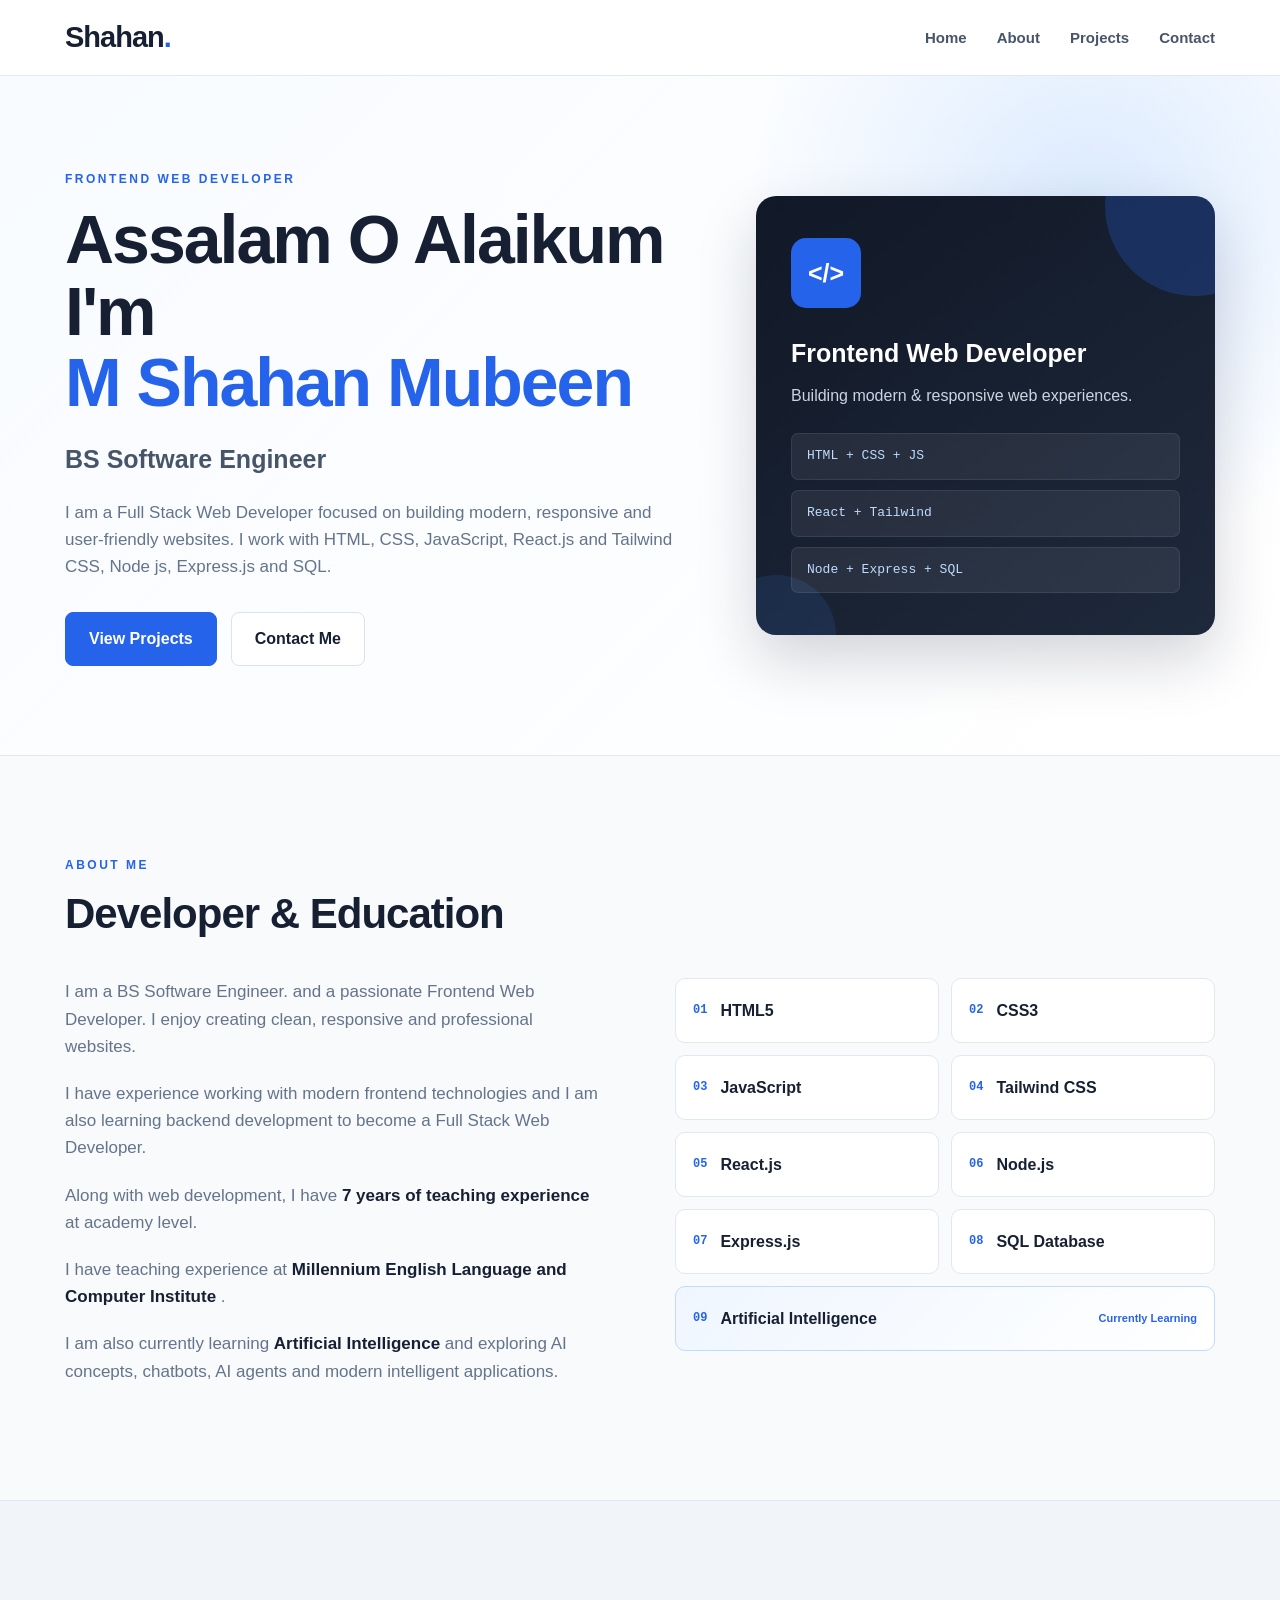
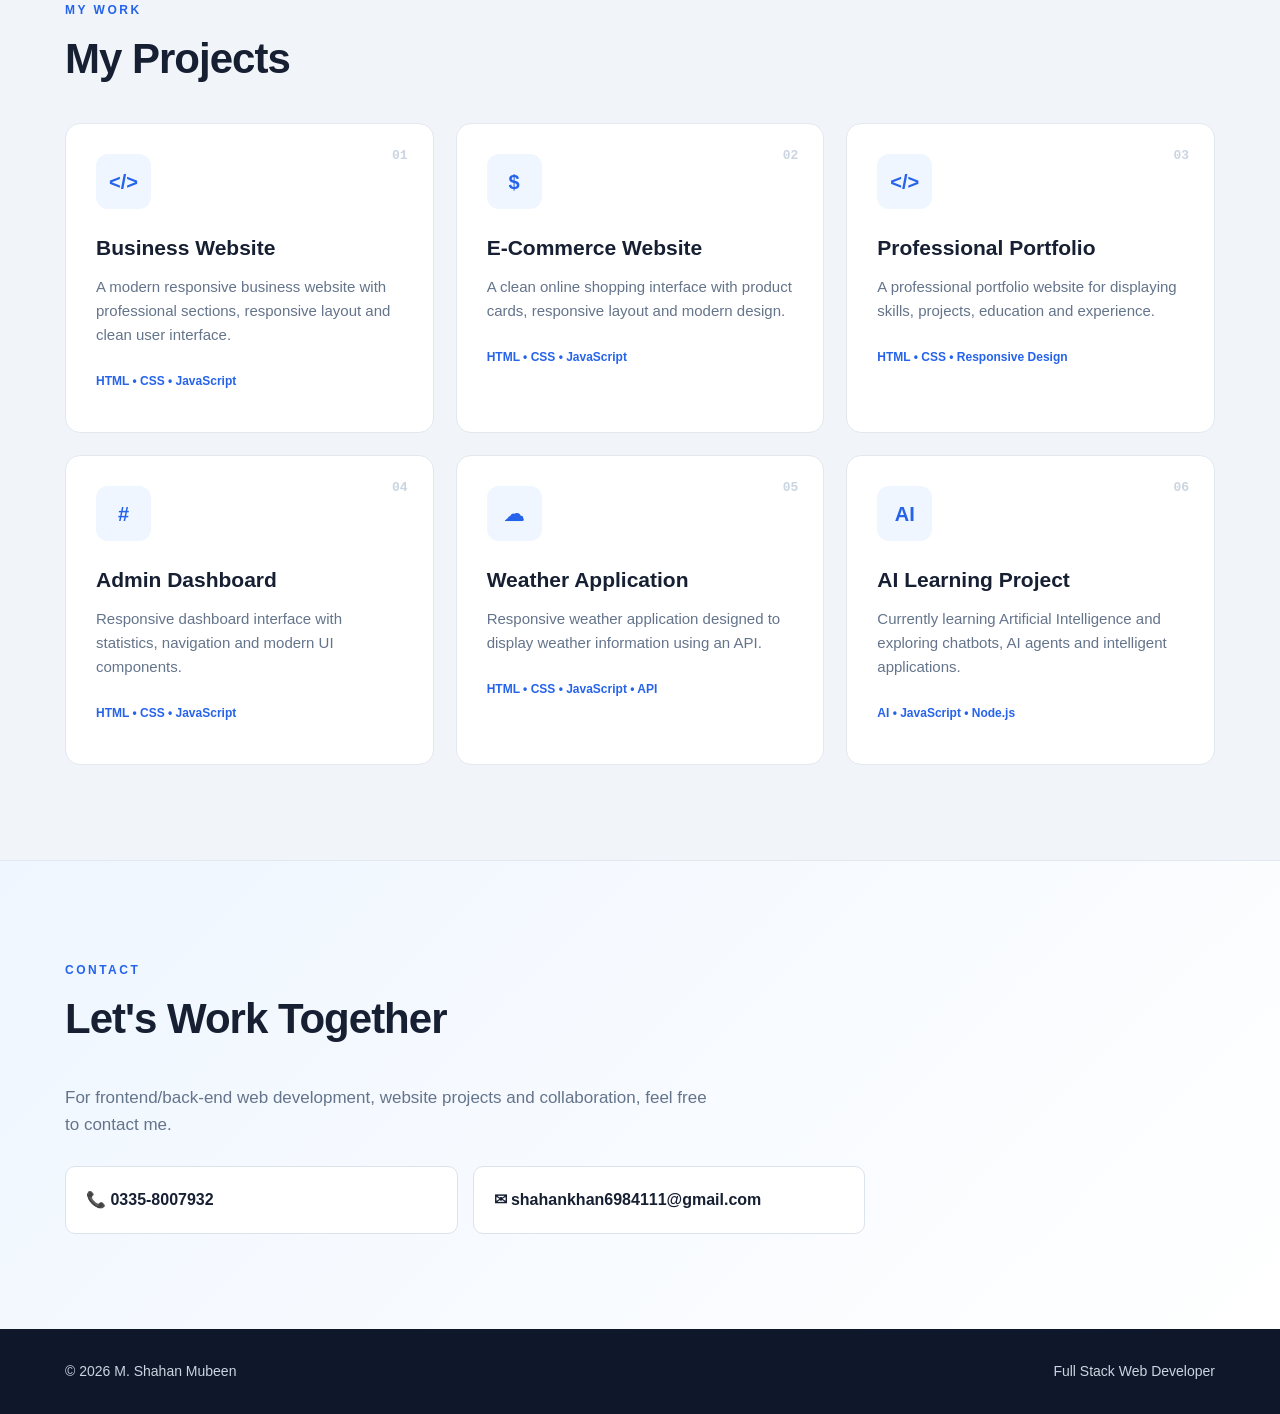
<file: index.html>
<!DOCTYPE html>
<html lang="en">
<head>
    <meta charset="UTF-8">
    <meta name="viewport" content="width=device-width, initial-scale=1.0">

    <title>M. Shahan Mubeen | Frontend Web Developer</title>

    <link rel="stylesheet" href="style.css">
</head>

<body>

    <!-- ================= HEADER ================= -->

    <header>
        <div class="container nav">

            <h2 class="logo">
                Shahan<span>.</span>
            </h2>

            <nav>
                <a href="#home">Home</a>
                <a href="#about">About</a>
                <a href="#projects">Projects</a>
                <a href="#contact">Contact</a>
            </nav>

        </div>
    </header>


    <!-- ================= HERO ================= -->

    <section id="home" class="hero">

        <div class="container hero-content">

            <div class="hero-text">

                <p class="small-title">
                    FRONTEND WEB DEVELOPER
                </p>

                <h1>
                    Assalam O Alaikum I'm <span>M Shahan Mubeen</span>
                </h1>

                <h2>
                    BS Software Engineer
                </h2>

                <p>
                    I am a Full Stack Web Developer focused on building
                    modern, responsive and user-friendly websites.
                    I work with HTML, CSS, JavaScript, React.js and
                    Tailwind CSS, Node js, Express.js and SQL.
                </p>

                <div class="buttons">

                    <a href="#projects" class="btn">
                        View Projects
                    </a>

                    <a href="#contact" class="btn outline">
                        Contact Me
                    </a>

                </div>

            </div>



            <div class="developer-card">

                <div class="developer-icon">
                    &lt;/&gt;
                </div>

                <h3>
                    Frontend Web Developer
                </h3>

                <p>
                    Building modern & responsive
                    web experiences.
                </p>

                <div class="code-line">
                    HTML + CSS + JS
                </div>

                <div class="code-line">
                    React + Tailwind
                </div>

                <div class="code-line">
                    Node + Express + SQL
                </div>

            </div>

        </div>

    </section>


    <!-- ================= ABOUT ================= -->

    <section id="about" class="section">

        <div class="container">

            <p class="small-title">
                ABOUT ME
            </p>

            <h2 class="section-title">
                Developer & Education
            </h2>


            <div class="about">

                <div class="about-text">

                    <p>
                        I am a BS Software Engineer.
                        and a passionate Frontend Web Developer.
                        I enjoy creating clean, responsive and
                        professional websites.
                    </p>

                    <p>
                        I have experience working with modern
                        frontend technologies and I am also
                        learning backend development to become
                        a Full Stack Web Developer.
                    </p>

                    <p>
                        Along with web development, I have
                        <strong>7 years of teaching experience</strong>
                        at academy level.
                    </p>

                    <p>
                        I have teaching experience at
                        <strong>
                            Millennium English Language and
                            Computer Institute
                        </strong>.
                    </p>

                    <p>
                        I am also currently learning
                        <strong>Artificial Intelligence</strong>
                        and exploring AI concepts, chatbots,
                        AI agents and modern intelligent
                        applications.
                    </p>

                </div>


                <!-- TECHNOLOGIES -->

                <div class="skills">

                    <div class="skill">
                        <span>01</span>
                        HTML5
                    </div>

                    <div class="skill">
                        <span>02</span>
                        CSS3
                    </div>

                    <div class="skill">
                        <span>03</span>
                        JavaScript
                    </div>

                    <div class="skill">
                        <span>04</span>
                        Tailwind CSS
                    </div>

                    <div class="skill">
                        <span>05</span>
                        React.js
                    </div>

                    <div class="skill">
                        <span>06</span>
                        Node.js
                    </div>

                    <div class="skill">
                        <span>07</span>
                        Express.js
                    </div>

                    <div class="skill">
                        <span>08</span>
                        SQL Database
                    </div>

                    <div class="skill ai-skill">
                        <span>09</span>
                        Artificial Intelligence
                        <small>Currently Learning</small>
                    </div>

                </div>

            </div>

        </div>

    </section>


    <!-- ================= PROJECTS ================= -->

    <section id="projects" class="section projects">

        <div class="container">

            <p class="small-title">
                MY WORK
            </p>

            <h2 class="section-title">
                My Projects
            </h2>


            <div class="project-grid">


                <!-- PROJECT 1 -->

                <div class="project-card">

                    <div class="project-number">
                        01
                    </div>

                    <div class="project-icon">
                        &lt;/&gt;
                    </div>

                    <div class="project-content">

                        <h3>
                            Business Website
                        </h3>

                        <p>
                            A modern responsive business website
                            with professional sections, responsive
                            layout and clean user interface.
                        </p>

                        <span>
                            HTML • CSS • JavaScript
                        </span>

                    </div>

                </div>


                <!-- PROJECT 2 -->

                <div class="project-card">

                    <div class="project-number">
                        02
                    </div>

                    <div class="project-icon">
                        $
                    </div>

                    <div class="project-content">

                        <h3>
                            E-Commerce Website
                        </h3>

                        <p>
                            A clean online shopping interface
                            with product cards, responsive layout
                            and modern design.
                        </p>

                        <span>
                            HTML • CSS • JavaScript
                        </span>

                    </div>

                </div>


                <!-- PROJECT 3 -->

                <div class="project-card">

                    <div class="project-number">
                        03
                    </div>

                    <div class="project-icon">
                        &lt;/&gt;
                    </div>

                    <div class="project-content">

                        <h3>
                            Professional Portfolio
                        </h3>

                        <p>
                            A professional portfolio website
                            for displaying skills, projects,
                            education and experience.
                        </p>

                        <span>
                            HTML • CSS • Responsive Design
                        </span>

                    </div>

                </div>


                <!-- PROJECT 4 -->

                <div class="project-card">

                    <div class="project-number">
                        04
                    </div>

                    <div class="project-icon">
                        #
                    </div>

                    <div class="project-content">

                        <h3>
                            Admin Dashboard
                        </h3>

                        <p>
                            Responsive dashboard interface
                            with statistics, navigation and
                            modern UI components.
                        </p>

                        <span>
                            HTML • CSS • JavaScript
                        </span>

                    </div>

                </div>


                <!-- PROJECT 5 -->

                <div class="project-card">

                    <div class="project-number">
                        05
                    </div>

                    <div class="project-icon">
                        ☁
                    </div>

                    <div class="project-content">

                        <h3>
                            Weather Application
                        </h3>

                        <p>
                            Responsive weather application
                            designed to display weather
                            information using an API.
                        </p>

                        <span>
                            HTML • CSS • JavaScript • API
                        </span>

                    </div>

                </div>


                <!-- PROJECT 6 -->

                <div class="project-card">

                    <div class="project-number">
                        06
                    </div>

                    <div class="project-icon">
                        AI
                    </div>

                    <div class="project-content">

                        <h3>
                            AI Learning Project
                        </h3>

                        <p>
                            Currently learning Artificial
                            Intelligence and exploring
                            chatbots, AI agents and intelligent
                            applications.
                        </p>

                        <span>
                            AI • JavaScript • Node.js
                        </span>

                    </div>

                </div>


            </div>

        </div>

    </section>


    <!-- ================= CONTACT ================= -->

    <section id="contact" class="section contact">

        <div class="container">

            <p class="small-title">
                CONTACT
            </p>

            <h2 class="section-title">
                Let's Work Together
            </h2>

            <p class="contact-text">
                For frontend/back-end web development, website projects
                and collaboration, feel free to contact me.
            </p>


            <div class="contact-info">

                <a href="tel:03358007932">
                    📞 0335-8007932
                </a>

                <a href="mailto:shahankhan6984111@gmail.com">
                    ✉ shahankhan6984111@gmail.com
                </a>

            </div>

        </div>

    </section>


    <!-- ================= FOOTER ================= -->

    <footer>

        <div class="container footer">

            <p>
                © 2026 M. Shahan Mubeen
            </p>

            <p>
                Full Stack Web Developer
            </p>

        </div>

    </footer>


</body>
</html>
</file>
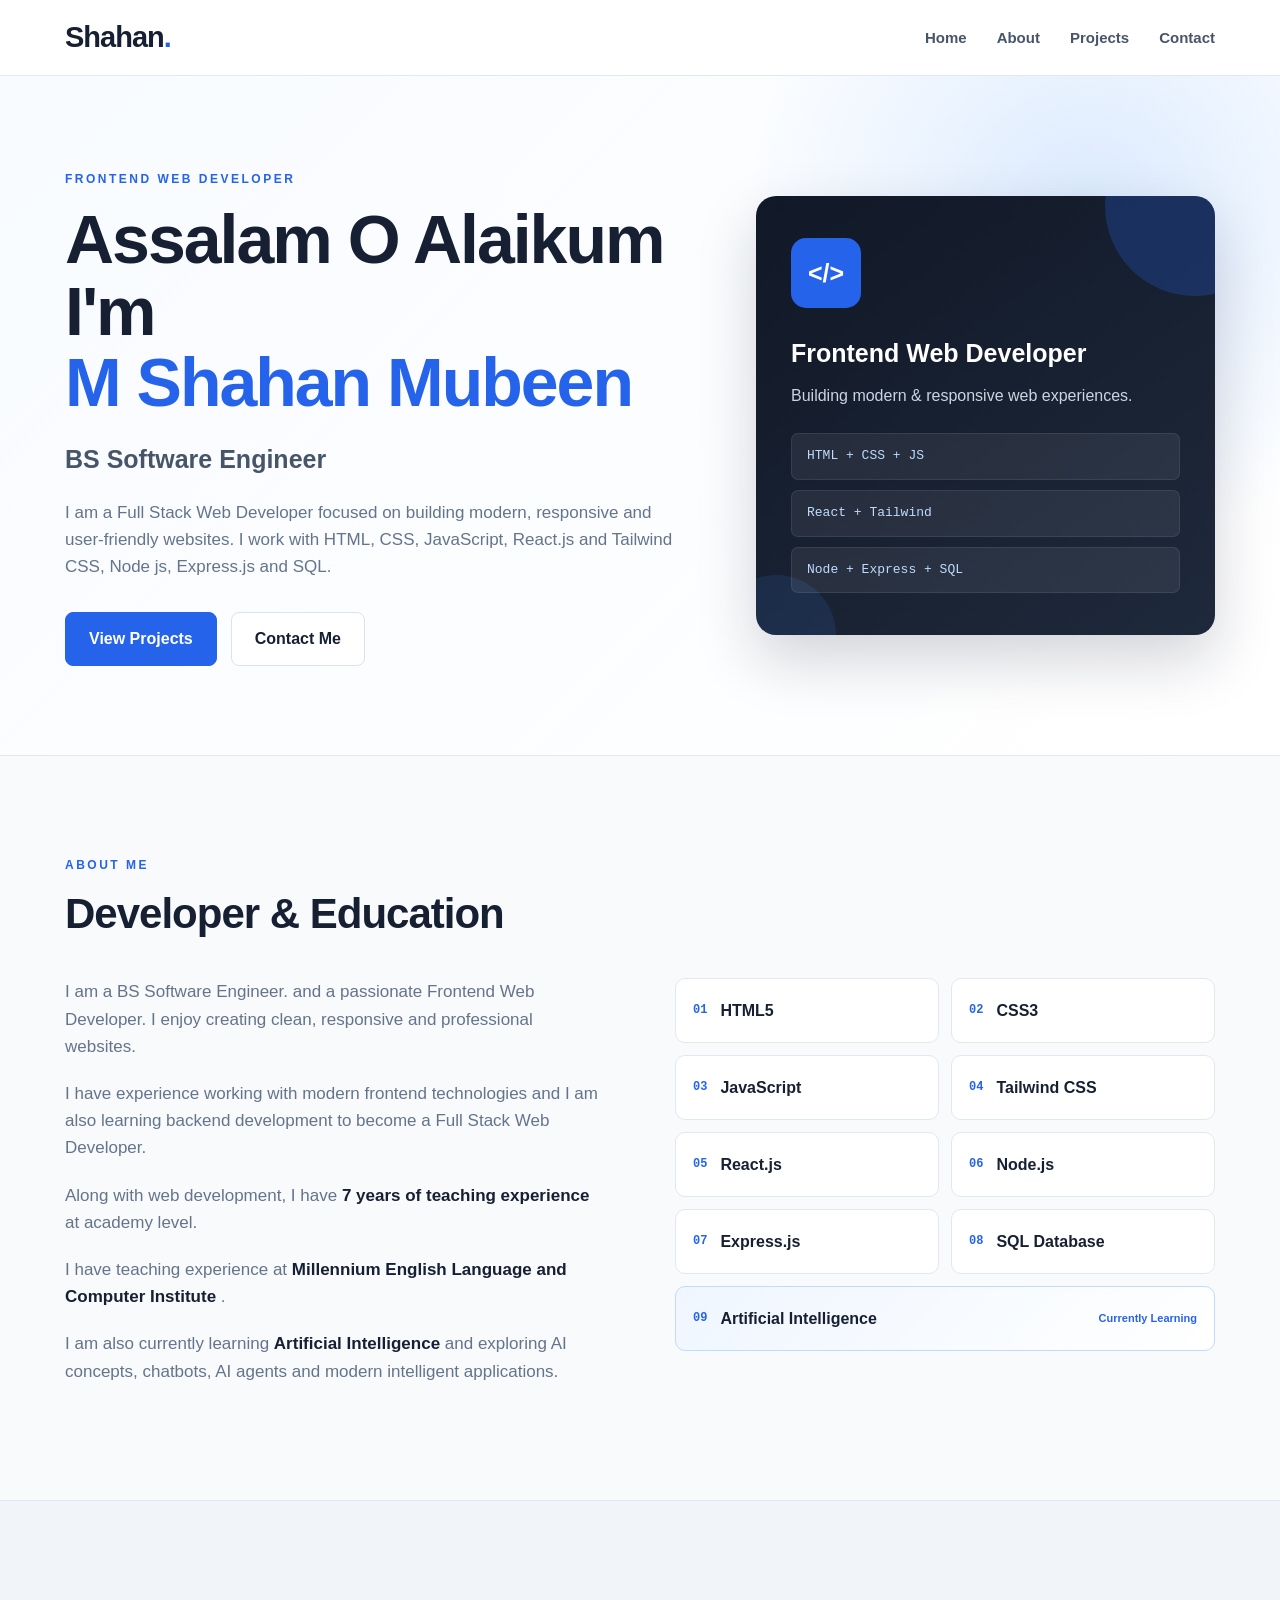
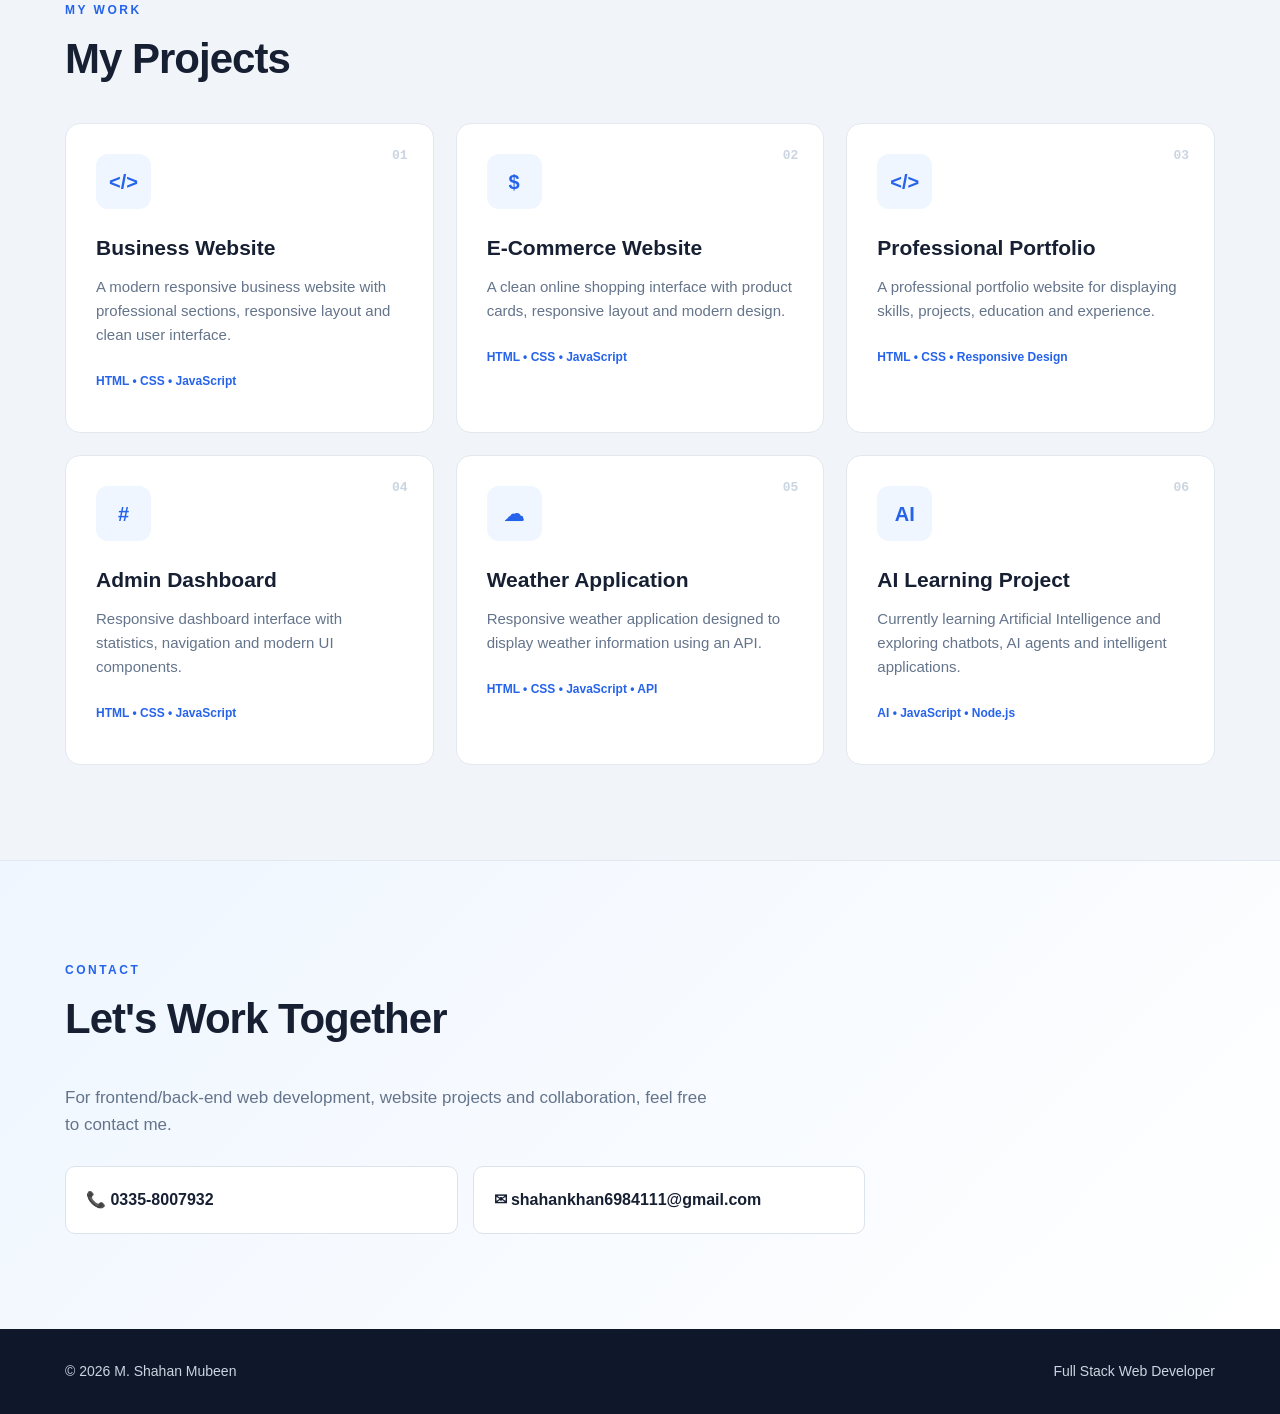
<file: m shahan mubeen portfolio project.html>
<!DOCTYPE html>
<html lang="en">
<head>
    <meta charset="UTF-8">
    <meta name="viewport" content="width=device-width, initial-scale=1.0">

    <title>M. Shahan Mubeen | Frontend Web Developer</title>

    <link rel="stylesheet" href="style.css">
</head>

<body>

    <!-- ================= HEADER ================= -->

    <header>
        <div class="container nav">

            <h2 class="logo">
                Shahan<span>.</span>
            </h2>

            <nav>
                <a href="#home">Home</a>
                <a href="#about">About</a>
                <a href="#projects">Projects</a>
                <a href="#contact">Contact</a>
            </nav>

        </div>
    </header>


    <!-- ================= HERO ================= -->

    <section id="home" class="hero">

        <div class="container hero-content">

            <div class="hero-text">

                <p class="small-title">
                    FRONTEND WEB DEVELOPER
                </p>

                <h1>
                    Assalam O Alaikum I'm <span>M Shahan Mubeen</span>
                </h1>

                <h2>
                    BS Software Engineer
                </h2>

                <p>
                    I am a Full Stack Web Developer focused on building
                    modern, responsive and user-friendly websites.
                    I work with HTML, CSS, JavaScript, React.js and
                    Tailwind CSS, Node js, Express.js and SQL.
                </p>

                <div class="buttons">

                    <a href="#projects" class="btn">
                        View Projects
                    </a>

                    <a href="#contact" class="btn outline">
                        Contact Me
                    </a>

                </div>

            </div>



            <div class="developer-card">

                <div class="developer-icon">
                    &lt;/&gt;
                </div>

                <h3>
                    Frontend Web Developer
                </h3>

                <p>
                    Building modern & responsive
                    web experiences.
                </p>

                <div class="code-line">
                    HTML + CSS + JS
                </div>

                <div class="code-line">
                    React + Tailwind
                </div>

                <div class="code-line">
                    Node + Express + SQL
                </div>

            </div>

        </div>

    </section>


    <!-- ================= ABOUT ================= -->

    <section id="about" class="section">

        <div class="container">

            <p class="small-title">
                ABOUT ME
            </p>

            <h2 class="section-title">
                Developer & Education
            </h2>


            <div class="about">

                <div class="about-text">

                    <p>
                        I am a BS Software Engineer.
                        and a passionate Frontend Web Developer.
                        I enjoy creating clean, responsive and
                        professional websites.
                    </p>

                    <p>
                        I have experience working with modern
                        frontend technologies and I am also
                        learning backend development to become
                        a Full Stack Web Developer.
                    </p>

                    <p>
                        Along with web development, I have
                        <strong>7 years of teaching experience</strong>
                        at academy level.
                    </p>

                    <p>
                        I have teaching experience at
                        <strong>
                            Millennium English Language and
                            Computer Institute
                        </strong>.
                    </p>

                    <p>
                        I am also currently learning
                        <strong>Artificial Intelligence</strong>
                        and exploring AI concepts, chatbots,
                        AI agents and modern intelligent
                        applications.
                    </p>

                </div>


                <!-- TECHNOLOGIES -->

                <div class="skills">

                    <div class="skill">
                        <span>01</span>
                        HTML5
                    </div>

                    <div class="skill">
                        <span>02</span>
                        CSS3
                    </div>

                    <div class="skill">
                        <span>03</span>
                        JavaScript
                    </div>

                    <div class="skill">
                        <span>04</span>
                        Tailwind CSS
                    </div>

                    <div class="skill">
                        <span>05</span>
                        React.js
                    </div>

                    <div class="skill">
                        <span>06</span>
                        Node.js
                    </div>

                    <div class="skill">
                        <span>07</span>
                        Express.js
                    </div>

                    <div class="skill">
                        <span>08</span>
                        SQL Database
                    </div>

                    <div class="skill ai-skill">
                        <span>09</span>
                        Artificial Intelligence
                        <small>Currently Learning</small>
                    </div>

                </div>

            </div>

        </div>

    </section>


    <!-- ================= PROJECTS ================= -->

    <section id="projects" class="section projects">

        <div class="container">

            <p class="small-title">
                MY WORK
            </p>

            <h2 class="section-title">
                My Projects
            </h2>


            <div class="project-grid">


                <!-- PROJECT 1 -->

                <div class="project-card">

                    <div class="project-number">
                        01
                    </div>

                    <div class="project-icon">
                        &lt;/&gt;
                    </div>

                    <div class="project-content">

                        <h3>
                            Business Website
                        </h3>

                        <p>
                            A modern responsive business website
                            with professional sections, responsive
                            layout and clean user interface.
                        </p>

                        <span>
                            HTML • CSS • JavaScript
                        </span>

                    </div>

                </div>


                <!-- PROJECT 2 -->

                <div class="project-card">

                    <div class="project-number">
                        02
                    </div>

                    <div class="project-icon">
                        $
                    </div>

                    <div class="project-content">

                        <h3>
                            E-Commerce Website
                        </h3>

                        <p>
                            A clean online shopping interface
                            with product cards, responsive layout
                            and modern design.
                        </p>

                        <span>
                            HTML • CSS • JavaScript
                        </span>

                    </div>

                </div>


                <!-- PROJECT 3 -->

                <div class="project-card">

                    <div class="project-number">
                        03
                    </div>

                    <div class="project-icon">
                        &lt;/&gt;
                    </div>

                    <div class="project-content">

                        <h3>
                            Professional Portfolio
                        </h3>

                        <p>
                            A professional portfolio website
                            for displaying skills, projects,
                            education and experience.
                        </p>

                        <span>
                            HTML • CSS • Responsive Design
                        </span>

                    </div>

                </div>


                <!-- PROJECT 4 -->

                <div class="project-card">

                    <div class="project-number">
                        04
                    </div>

                    <div class="project-icon">
                        #
                    </div>

                    <div class="project-content">

                        <h3>
                            Admin Dashboard
                        </h3>

                        <p>
                            Responsive dashboard interface
                            with statistics, navigation and
                            modern UI components.
                        </p>

                        <span>
                            HTML • CSS • JavaScript
                        </span>

                    </div>

                </div>


                <!-- PROJECT 5 -->

                <div class="project-card">

                    <div class="project-number">
                        05
                    </div>

                    <div class="project-icon">
                        ☁
                    </div>

                    <div class="project-content">

                        <h3>
                            Weather Application
                        </h3>

                        <p>
                            Responsive weather application
                            designed to display weather
                            information using an API.
                        </p>

                        <span>
                            HTML • CSS • JavaScript • API
                        </span>

                    </div>

                </div>


                <!-- PROJECT 6 -->

                <div class="project-card">

                    <div class="project-number">
                        06
                    </div>

                    <div class="project-icon">
                        AI
                    </div>

                    <div class="project-content">

                        <h3>
                            AI Learning Project
                        </h3>

                        <p>
                            Currently learning Artificial
                            Intelligence and exploring
                            chatbots, AI agents and intelligent
                            applications.
                        </p>

                        <span>
                            AI • JavaScript • Node.js
                        </span>

                    </div>

                </div>


            </div>

        </div>

    </section>


    <!-- ================= CONTACT ================= -->

    <section id="contact" class="section contact">

        <div class="container">

            <p class="small-title">
                CONTACT
            </p>

            <h2 class="section-title">
                Let's Work Together
            </h2>

            <p class="contact-text">
                For frontend/back-end web development, website projects
                and collaboration, feel free to contact me.
            </p>


            <div class="contact-info">

                <a href="tel:03358007932">
                    📞 0335-8007932
                </a>

                <a href="mailto:shahankhan6984111@gmail.com">
                    ✉ shahankhan6984111@gmail.com
                </a>

            </div>

        </div>

    </section>


    <!-- ================= FOOTER ================= -->

    <footer>

        <div class="container footer">

            <p>
                © 2026 M. Shahan Mubeen
            </p>

            <p>
                Full Stack Web Developer
            </p>

        </div>

    </footer>


</body>
</html>
</file>
<file: style.css>
/* =========================
   RESET
========================= */

* {
    margin: 0;
    padding: 0;
    box-sizing: border-box;
}

html {
    scroll-behavior: smooth;
}

body {
    font-family:
        Arial,
        Helvetica,
        sans-serif;

    color: #172033;

    background: #f8fafc;

    line-height: 1.6;
}

a {
    text-decoration: none;
    color: inherit;
}

.container {
    width: 92%;
    max-width: 1150px;
    margin: auto;
}


/* =========================
   HEADER
========================= */

header {
    position: sticky;
    top: 0;
    z-index: 1000;

    background: rgba(255, 255, 255, 0.96);

    backdrop-filter: blur(12px);

    border-bottom: 1px solid #e2e8f0;
}

.nav {
    min-height: 75px;

    display: flex;

    align-items: center;

    justify-content: space-between;
}

.logo {
    font-size: 29px;

    font-weight: 800;

    letter-spacing: -1px;
}

.logo span {
    color: #2563eb;
}

nav {
    display: flex;

    gap: 30px;
}

nav a {
    position: relative;

    color: #475569;

    font-size: 15px;

    font-weight: 600;

    transition: 0.3s;
}

nav a::after {
    content: "";

    position: absolute;

    left: 0;

    bottom: -8px;

    width: 0;

    height: 2px;

    background: #2563eb;

    transition: 0.3s;
}

nav a:hover {
    color: #2563eb;
}

nav a:hover::after {
    width: 100%;
}


/* =========================
   HERO
========================= */

.hero {
    min-height: 680px;

    display: flex;

    align-items: center;

    background:
        radial-gradient(
            circle at 85% 20%,
            #dbeafe 0,
            transparent 28%
        ),

        linear-gradient(
            135deg,
            #f8fbff,
            #ffffff
        );

    border-bottom: 1px solid #e5e7eb;
}

.hero-content {
    display: grid;

    grid-template-columns:
        1.15fr 0.85fr;

    gap: 70px;

    align-items: center;
}

.small-title {
    display: inline-block;

    color: #2563eb;

    font-size: 12px;

    font-weight: 800;

    letter-spacing: 2.5px;

    margin-bottom: 15px;
}

.hero h1 {
    font-size: clamp(43px, 6vw, 68px);

    line-height: 1.05;

    letter-spacing: -2px;

    margin-bottom: 20px;
}

.hero h1 span {
    display: block;

    color: #2563eb;
}

.hero h2 {
    font-size: 25px;

    color: #475569;

    margin-bottom: 20px;
}

.hero-text > p:not(.small-title) {
    max-width: 680px;

    color: #64748b;

    font-size: 17px;
}


/* BUTTONS */

.buttons {
    display: flex;

    gap: 14px;

    margin-top: 32px;
}

.btn {
    padding: 13px 23px;

    border-radius: 8px;

    background: #2563eb;

    color: white;

    font-weight: 700;

    border: 1px solid #2563eb;

    transition: 0.3s;
}

.btn:hover {
    background: #1d4ed8;

    transform: translateY(-2px);

    box-shadow:
        0 10px 20px
        rgba(37, 99, 235, 0.2);
}

.btn.outline {
    color: #172033;

    background: white;

    border-color: #dbe3ed;
}

.btn.outline:hover {
    color: #2563eb;

    border-color: #2563eb;

    background: white;
}


/* =========================
   DEVELOPER CARD
========================= */

.developer-card {
    position: relative;

    padding: 42px 35px;

    background:
        linear-gradient(
            145deg,
            #111827,
            #1e293b
        );

    color: white;

    border-radius: 20px;

    box-shadow:
        0 25px 60px
        rgba(15, 23, 42, 0.18);

    overflow: hidden;
}

.developer-card::before {
    content: "";

    position: absolute;

    width: 180px;

    height: 180px;

    border-radius: 50%;

    background: rgba(37, 99, 235, 0.25);

    top: -80px;

    right: -70px;
}

.developer-card::after {
    content: "";

    position: absolute;

    width: 120px;

    height: 120px;

    border-radius: 50%;

    background: rgba(59, 130, 246, 0.12);

    bottom: -60px;

    left: -40px;
}

.developer-icon {
    position: relative;

    z-index: 2;

    width: 70px;

    height: 70px;

    display: flex;

    align-items: center;

    justify-content: center;

    border-radius: 15px;

    background: #2563eb;

    font-size: 25px;

    font-weight: bold;

    margin-bottom: 25px;
}

.developer-card h3 {
    position: relative;

    z-index: 2;

    font-size: 25px;

    margin-bottom: 10px;
}

.developer-card > p {
    position: relative;

    z-index: 2;

    color: #cbd5e1;

    margin-bottom: 25px;
}

.code-line {
    position: relative;

    z-index: 2;

    padding: 12px 15px;

    margin-top: 10px;

    border-radius: 7px;

    background: rgba(255, 255, 255, 0.07);

    border: 1px solid rgba(255, 255, 255, 0.08);

    color: #bfdbfe;

    font-family: monospace;

    font-size: 13px;
}


/* =========================
   SECTIONS
========================= */

.section {
    padding: 95px 0;
}

.section-title {
    font-size: 42px;

    line-height: 1.15;

    letter-spacing: -1px;

    margin-bottom: 40px;
}


/* =========================
   ABOUT
========================= */

.about {
    display: grid;

    grid-template-columns:
        1fr 1fr;

    gap: 70px;

    align-items: start;
}

.about-text p {
    color: #64748b;

    font-size: 17px;

    margin-bottom: 20px;
}

.about-text strong {
    color: #172033;
}


/* =========================
   TECHNOLOGIES
========================= */

.skills {
    display: grid;

    grid-template-columns:
        1fr 1fr;

    gap: 12px;
}

.skill {
    position: relative;

    min-height: 65px;

    display: flex;

    align-items: center;

    gap: 13px;

    padding: 15px 17px;

    background: white;

    border: 1px solid #e2e8f0;

    border-radius: 10px;

    font-weight: 700;

    transition: 0.3s;
}

.skill span {
    color: #2563eb;

    font-family: monospace;

    font-size: 12px;
}

.skill:hover {
    transform: translateY(-4px);

    border-color: #93c5fd;

    box-shadow:
        0 10px 25px
        rgba(37, 99, 235, 0.08);
}

.ai-skill {
    grid-column: span 2;

    background:
        linear-gradient(
            135deg,
            #eff6ff,
            #ffffff
        );

    border-color: #bfdbfe;
}

.ai-skill small {
    margin-left: auto;

    color: #2563eb;

    font-size: 11px;

    font-weight: 700;
}


/* =========================
   PROJECTS
========================= */

.projects {
    background: #f1f5f9;

    border-top: 1px solid #e2e8f0;

    border-bottom: 1px solid #e2e8f0;
}

.project-grid {
    display: grid;

    grid-template-columns:
        repeat(3, 1fr);

    gap: 22px;
}

.project-card {
    position: relative;

    min-height: 310px;

    padding: 30px;

    background: white;

    border: 1px solid #e2e8f0;

    border-radius: 15px;

    overflow: hidden;

    transition: 0.3s;
}

.project-card::before {
    content: "";

    position: absolute;

    top: 0;

    left: 0;

    width: 100%;

    height: 3px;

    background: #2563eb;

    transform: scaleX(0);

    transform-origin: left;

    transition: 0.3s;
}

.project-card:hover {
    transform: translateY(-7px);

    box-shadow:
        0 20px 40px
        rgba(15, 23, 42, 0.09);
}

.project-card:hover::before {
    transform: scaleX(1);
}

.project-number {
    position: absolute;

    top: 22px;

    right: 25px;

    color: #cbd5e1;

    font-family: monospace;

    font-size: 13px;

    font-weight: bold;
}

.project-icon {
    width: 55px;

    height: 55px;

    display: flex;

    align-items: center;

    justify-content: center;

    margin-bottom: 22px;

    border-radius: 12px;

    background: #eff6ff;

    color: #2563eb;

    font-size: 20px;

    font-weight: bold;
}

.project-content h3 {
    font-size: 21px;

    margin-bottom: 10px;
}

.project-content p {
    color: #64748b;

    font-size: 15px;

    margin-bottom: 20px;
}

.project-content span {
    color: #2563eb;

    font-size: 12px;

    font-weight: 800;
}


/* =========================
   CONTACT
========================= */

.contact {
    background:
        linear-gradient(
            135deg,
            #eff6ff,
            #ffffff
        );
}

.contact-text {
    max-width: 650px;

    color: #64748b;

    font-size: 17px;

    margin-bottom: 28px;
}

.contact-info {
    display: grid;

    grid-template-columns:
        1fr 1fr;

    gap: 15px;

    max-width: 800px;
}

.contact-info a {
    padding: 20px;

    background: white;

    border: 1px solid #dbe3ed;

    border-radius: 10px;

    font-weight: 700;

    transition: 0.3s;
}

.contact-info a:hover {
    color: #2563eb;

    border-color: #2563eb;

    transform: translateY(-3px);
}


/* =========================
   FOOTER
========================= */

footer {
    background: #0f172a;

    color: #cbd5e1;
}

.footer {
    min-height: 85px;

    display: flex;

    align-items: center;

    justify-content: space-between;

    gap: 20px;

    font-size: 14px;
}


/* =========================
   RESPONSIVE
========================= */

@media (max-width: 950px) {

    .hero-content {
        grid-template-columns: 1fr;

        gap: 45px;
    }

    .developer-card {
        max-width: 600px;
    }

    .about {
        grid-template-columns: 1fr;

        gap: 45px;
    }

    .project-grid {
        grid-template-columns:
            repeat(2, 1fr);
    }

}


@media (max-width: 650px) {

    .nav {
        min-height: auto;

        padding: 18px 0;

        flex-direction: column;

        gap: 15px;
    }

    nav {
        gap: 18px;

        flex-wrap: wrap;

        justify-content: center;
    }

    .hero {
        padding: 70px 0;
    }

    .hero h1 {
        font-size: 43px;

        letter-spacing: -1px;
    }

    .hero h2 {
        font-size: 21px;
    }

    .section {
        padding: 70px 0;
    }

    .section-title {
        font-size: 34px;
    }

    .project-grid {
        grid-template-columns: 1fr;
    }

    .skills {
        grid-template-columns: 1fr;
    }

    .ai-skill {
        grid-column: span 1;

        flex-wrap: wrap;
    }

    .ai-skill small {
        width: 100%;

        margin-left: 25px;
    }

    .contact-info {
        grid-template-columns: 1fr;
    }

    .footer {
        min-height: auto;

        padding: 25px 0;

        flex-direction: column;

        text-align: center;
    }

}
</file>
